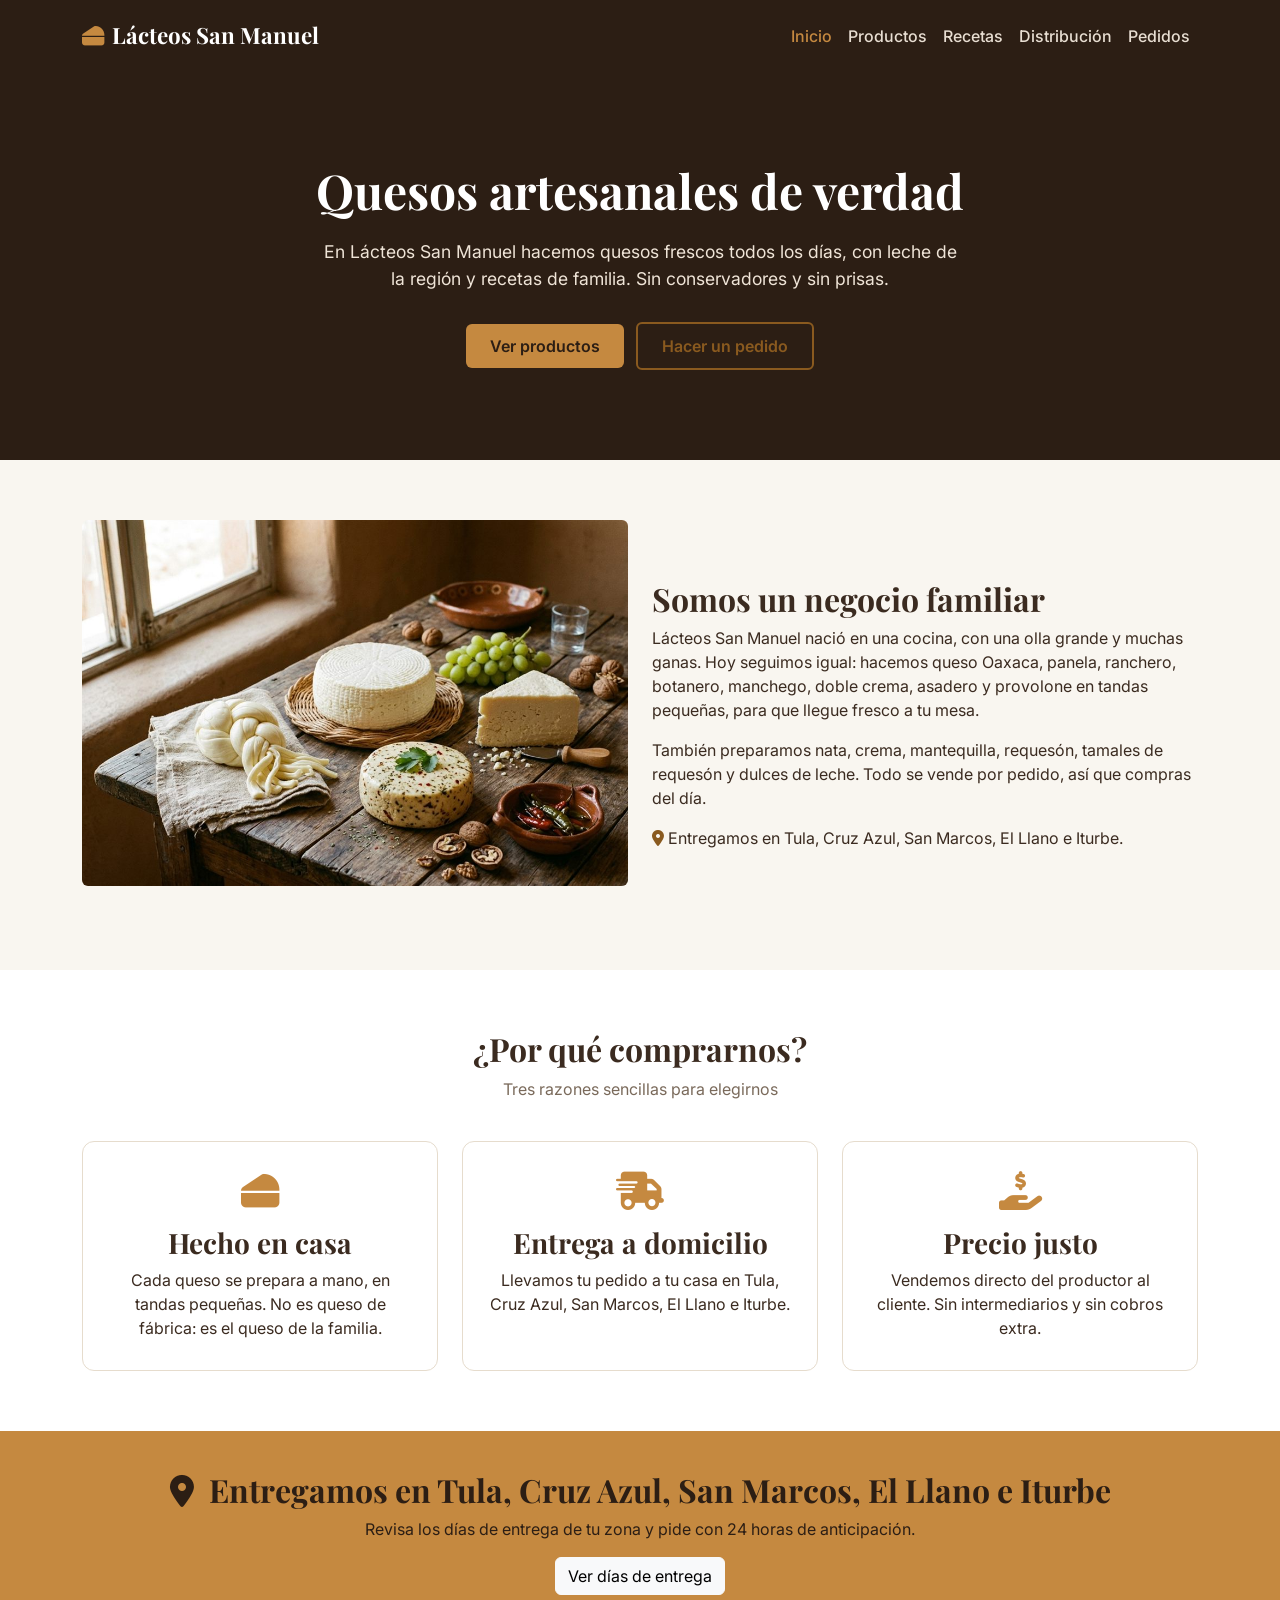
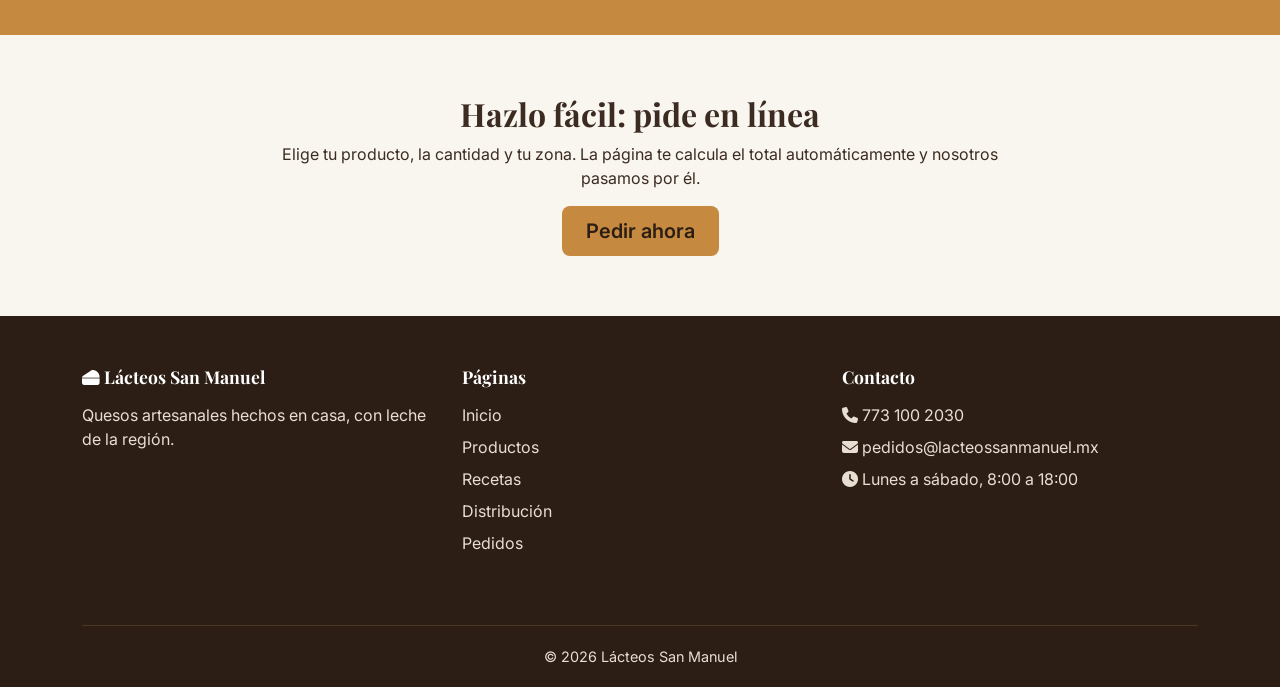
<file: index.html>
<!DOCTYPE html>
<html lang="es">
<head>
  <meta charset="UTF-8">
  <meta name="viewport" content="width=device-width, initial-scale=1.0">
  <title>Lácteos San Manuel | Quesos artesanales</title>
  <meta name="description" content="Quesos artesanales hechos en casa. Entregamos en Tula, Cruz Azul, San Marcos, El Llano e Iturbe.">

  <link href="https://cdn.jsdelivr.net/npm/bootstrap@5.3.3/dist/css/bootstrap.min.css" rel="stylesheet">

  <link rel="stylesheet" href="https://cdnjs.cloudflare.com/ajax/libs/font-awesome/6.5.2/css/all.min.css">

  <link rel="preconnect" href="https://fonts.googleapis.com">
  <link rel="preconnect" href="https://fonts.gstatic.com" crossorigin>
  <link href="https://fonts.googleapis.com/css2?family=Inter:wght@400;500;600&family=Playfair+Display:wght@600;700&display=swap" rel="stylesheet">

  <link rel="stylesheet" href="css/styles.css">
</head>
<body>

  <header>
    <nav class="navbar navbar-expand-lg navbar-dark navbar-cafe">
      <div class="container">

        <a class="navbar-brand d-flex align-items-center gap-2" href="index.html">
          <i class="fa-solid fa-cheese"></i> Lácteos San Manuel
        </a>

        <button class="navbar-toggler" type="button" data-bs-toggle="collapse" data-bs-target="#menuPrincipal" aria-label="Abrir menú">
          <span class="navbar-toggler-icon"></span>
        </button>

        <div class="collapse navbar-collapse" id="menuPrincipal">
          <ul class="navbar-nav ms-auto">
            <li class="nav-item">
              <a class="nav-link active" href="index.html">Inicio</a>
            </li>
            <li class="nav-item">
              <a class="nav-link" href="productos.html">Productos</a>
            </li>
            <li class="nav-item">
              <a class="nav-link" href="recetas.html">Recetas</a>
            </li>
            <li class="nav-item">
              <a class="nav-link" href="distribucion.html">Distribución</a>
            </li>
            <li class="nav-item">
              <a class="nav-link" href="pedidos.html">Pedidos</a>
            </li>
          </ul>
        </div>

      </div>
    </nav>
  </header>

  <main>

    <section class="hero">
      <div class="container">
        <h1>Quesos artesanales de verdad</h1>
        <p>
          En Lácteos San Manuel hacemos quesos frescos todos los días, con leche de
          la región y recetas de familia. Sin conservadores y sin prisas.
        </p>
        <a href="productos.html" class="btn btn-miel me-2">Ver productos</a>
        <a href="pedidos.html" class="btn btn-contorno">Hacer un pedido</a>
      </div>
    </section>

    <section class="seccion">
      <div class="container">
        <div class="row align-items-center">

          <div class="col-12 col-md-6 mb-4">
            <img src="img/inicio-quesos.jpg"
                 alt="Mesa de madera con quesos artesanales de Lácteos San Manuel"
                 class="img-fluid rounded">
          </div>

          <div class="col-12 col-md-6">
            <h2>Somos un negocio familiar</h2>
            <p>
              Lácteos San Manuel nació en una cocina, con una olla grande y muchas
              ganas. Hoy seguimos igual: hacemos queso Oaxaca, panela, ranchero,
              botanero, manchego, doble crema, asadero y provolone en tandas pequeñas,
              para que llegue fresco a tu mesa.
            </p>
            <p>
              También preparamos nata, crema, mantequilla, requesón, tamales de requesón
              y dulces de leche. Todo se vende por pedido, así que compras del día.
            </p>
            <p class="mb-0">
              <i class="fa-solid fa-location-dot" style="color:#8A5A1F;"></i>
              Entregamos en Tula, Cruz Azul, San Marcos, El Llano e Iturbe.
            </p>
          </div>

        </div>
      </div>
    </section>

    <section class="seccion seccion-blanca">
      <div class="container">
        <h2 class="text-center titulo-seccion">¿Por qué comprarnos?</h2>
        <p class="text-center subtitulo-seccion">Tres razones sencillas para elegirnos</p>

        <div class="row g-4">

          <div class="col-12 col-md-6 col-lg-4">
            <article class="beneficio text-center">
              <i class="fa-solid fa-cheese"></i>
              <h3>Hecho en casa</h3>
              <p class="mb-0">
                Cada queso se prepara a mano, en tandas pequeñas. No es queso de
                fábrica: es el queso de la familia.
              </p>
            </article>
          </div>

          <div class="col-12 col-md-6 col-lg-4">
            <article class="beneficio text-center">
              <i class="fa-solid fa-truck-fast"></i>
              <h3>Entrega a domicilio</h3>
              <p class="mb-0">
                Llevamos tu pedido a tu casa en Tula, Cruz Azul, San Marcos, El Llano
                e Iturbe.
              </p>
            </article>
          </div>

          <div class="col-12 col-md-6 col-lg-4">
            <article class="beneficio text-center">
              <i class="fa-solid fa-hand-holding-dollar"></i>
              <h3>Precio justo</h3>
              <p class="mb-0">
                Vendemos directo del productor al cliente. Sin intermediarios y sin
                cobros extra.
              </p>
            </article>
          </div>

        </div>
      </div>
    </section>

    <section class="banda-zonas">
      <div class="container">
        <h2>
          <i class="fa-solid fa-location-dot"></i>
          Entregamos en Tula, Cruz Azul, San Marcos, El Llano e Iturbe
        </h2>
        <p class="mb-3">Revisa los días de entrega de tu zona y pide con 24 horas de anticipación.</p>
        <a href="distribucion.html" class="btn btn-light">Ver días de entrega</a>
      </div>
    </section>

    <section class="seccion">
      <div class="container">
        <div class="row">
          <div class="col-12 col-lg-8 mx-auto text-center">
            <h2>Hazlo fácil: pide en línea</h2>
            <p>
              Elige tu producto, la cantidad y tu zona. La página te calcula el total
              automáticamente y nosotros pasamos por él.
            </p>
            <a href="pedidos.html" class="btn btn-miel btn-lg">Pedir ahora</a>
          </div>
        </div>
      </div>
    </section>

  </main>

  <footer class="footer">
    <div class="container">
      <div class="row">

        <div class="col-12 col-md-4 mb-4">
          <h2><i class="fa-solid fa-cheese"></i> Lácteos San Manuel</h2>
          <p class="mb-0">
            Quesos artesanales hechos en casa, con leche de la región.
          </p>
        </div>

        <div class="col-12 col-md-4 mb-4">
          <h2>Páginas</h2>
          <ul>
            <li><a href="index.html">Inicio</a></li>
            <li><a href="productos.html">Productos</a></li>
            <li><a href="recetas.html">Recetas</a></li>
            <li><a href="distribucion.html">Distribución</a></li>
            <li><a href="pedidos.html">Pedidos</a></li>
          </ul>
        </div>

        <div class="col-12 col-md-4 mb-4">
          <h2>Contacto</h2>
          <ul>
            <li><i class="fa-solid fa-phone"></i> 773 100 2030</li>
            <li><i class="fa-solid fa-envelope"></i> pedidos@lacteossanmanuel.mx</li>
            <li><i class="fa-solid fa-clock"></i> Lunes a sábado, 8:00 a 18:00</li>
          </ul>
        </div>

      </div>

      <div class="footer-linea">
        <p class="mb-0">© 2026 Lácteos San Manuel</p>
      </div>
    </div>
  </footer>

  <script src="https://cdn.jsdelivr.net/npm/bootstrap@5.3.3/dist/js/bootstrap.bundle.min.js"></script>
</body>
</html>
</file>
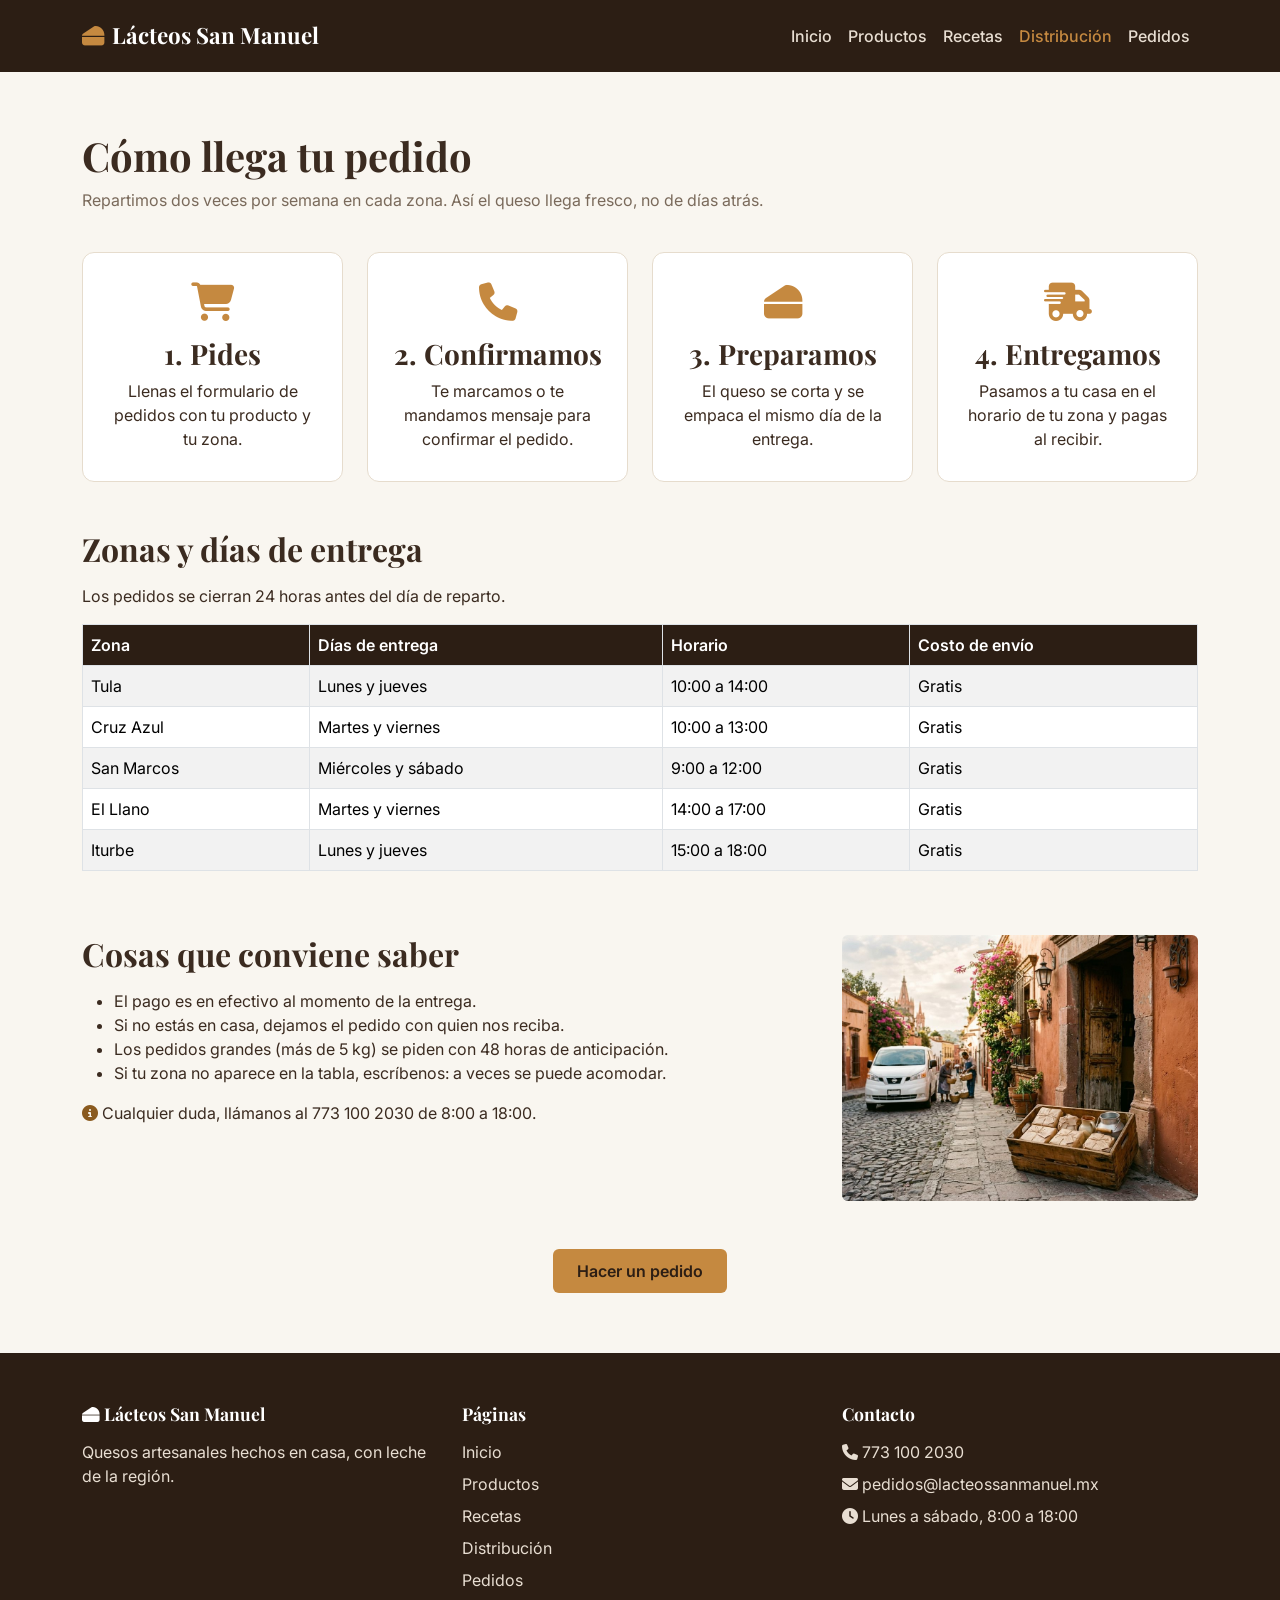
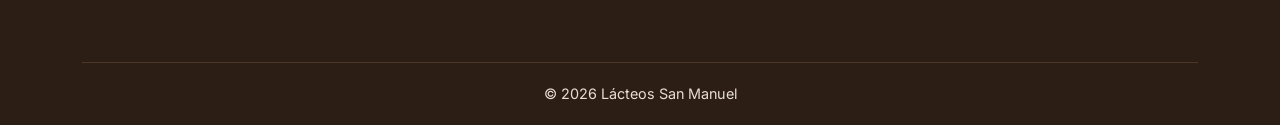
<file: distribucion.html>
<!DOCTYPE html>
<html lang="es">
<head>
  <meta charset="UTF-8">
  <meta name="viewport" content="width=device-width, initial-scale=1.0">
  <title>Distribución | Lácteos San Manuel</title>
  <meta name="description" content="Días de entrega y zonas de reparto de Lácteos San Manuel: Tula, Cruz Azul, San Marcos, El Llano e Iturbe.">

  <link href="https://cdn.jsdelivr.net/npm/bootstrap@5.3.3/dist/css/bootstrap.min.css" rel="stylesheet">

  <link rel="stylesheet" href="https://cdnjs.cloudflare.com/ajax/libs/font-awesome/6.5.2/css/all.min.css">

  <link rel="preconnect" href="https://fonts.googleapis.com">
  <link rel="preconnect" href="https://fonts.gstatic.com" crossorigin>
  <link href="https://fonts.googleapis.com/css2?family=Inter:wght@400;500;600&family=Playfair+Display:wght@600;700&display=swap" rel="stylesheet">

  <link rel="stylesheet" href="css/styles.css">
</head>
<body>

  <header>
    <nav class="navbar navbar-expand-lg navbar-dark navbar-cafe">
      <div class="container">

        <a class="navbar-brand d-flex align-items-center gap-2" href="index.html">
          <i class="fa-solid fa-cheese"></i> Lácteos San Manuel
        </a>

        <button class="navbar-toggler" type="button" data-bs-toggle="collapse" data-bs-target="#menuPrincipal" aria-label="Abrir menú">
          <span class="navbar-toggler-icon"></span>
        </button>

        <div class="collapse navbar-collapse" id="menuPrincipal">
          <ul class="navbar-nav ms-auto">
            <li class="nav-item">
              <a class="nav-link" href="index.html">Inicio</a>
            </li>
            <li class="nav-item">
              <a class="nav-link" href="productos.html">Productos</a>
            </li>
            <li class="nav-item">
              <a class="nav-link" href="recetas.html">Recetas</a>
            </li>
            <li class="nav-item">
              <a class="nav-link active" href="distribucion.html">Distribución</a>
            </li>
            <li class="nav-item">
              <a class="nav-link" href="pedidos.html">Pedidos</a>
            </li>
          </ul>
        </div>

      </div>
    </nav>
  </header>

  <main>

    <section class="seccion">
      <div class="container">

        <h1 class="titulo-seccion">Cómo llega tu pedido</h1>
        <p class="subtitulo-seccion">
          Repartimos dos veces por semana en cada zona. Así el queso llega fresco, no de días atrás.
        </p>

        <div class="row g-4 mb-5">

          <div class="col-12 col-md-6 col-lg-3">
            <article class="beneficio text-center">
              <i class="fa-solid fa-cart-shopping"></i>
              <h3>1. Pides</h3>
              <p class="mb-0">Llenas el formulario de pedidos con tu producto y tu zona.</p>
            </article>
          </div>

          <div class="col-12 col-md-6 col-lg-3">
            <article class="beneficio text-center">
              <i class="fa-solid fa-phone"></i>
              <h3>2. Confirmamos</h3>
              <p class="mb-0">Te marcamos o te mandamos mensaje para confirmar el pedido.</p>
            </article>
          </div>

          <div class="col-12 col-md-6 col-lg-3">
            <article class="beneficio text-center">
              <i class="fa-solid fa-cheese"></i>
              <h3>3. Preparamos</h3>
              <p class="mb-0">El queso se corta y se empaca el mismo día de la entrega.</p>
            </article>
          </div>

          <div class="col-12 col-md-6 col-lg-3">
            <article class="beneficio text-center">
              <i class="fa-solid fa-truck-fast"></i>
              <h3>4. Entregamos</h3>
              <p class="mb-0">Pasamos a tu casa en el horario de tu zona y pagas al recibir.</p>
            </article>
          </div>

        </div>

        <h2 class="mb-3">Zonas y días de entrega</h2>
        <p>Los pedidos se cierran 24 horas antes del día de reparto.</p>

        <div class="table-responsive">
          <table class="table table-striped table-bordered align-middle tabla-zonas">
            <thead>
              <tr>
                <th>Zona</th>
                <th>Días de entrega</th>
                <th>Horario</th>
                <th>Costo de envío</th>
              </tr>
            </thead>
            <tbody>
              <tr>
                <td>Tula</td>
                <td>Lunes y jueves</td>
                <td>10:00 a 14:00</td>
                <td>Gratis</td>
              </tr>
              <tr>
                <td>Cruz Azul</td>
                <td>Martes y viernes</td>
                <td>10:00 a 13:00</td>
                <td>Gratis</td>
              </tr>
              <tr>
                <td>San Marcos</td>
                <td>Miércoles y sábado</td>
                <td>9:00 a 12:00</td>
                <td>Gratis</td>
              </tr>
              <tr>
                <td>El Llano</td>
                <td>Martes y viernes</td>
                <td>14:00 a 17:00</td>
                <td>Gratis</td>
              </tr>
              <tr>
                <td>Iturbe</td>
                <td>Lunes y jueves</td>
                <td>15:00 a 18:00</td>
                <td>Gratis</td>
              </tr>
            </tbody>
          </table>
        </div>

        <div class="row mt-5">
          <div class="col-12 col-lg-8">
            <h2 class="mb-3">Cosas que conviene saber</h2>
            <ul>
              <li>El pago es en efectivo al momento de la entrega.</li>
              <li>Si no estás en casa, dejamos el pedido con quien nos reciba.</li>
              <li>Los pedidos grandes (más de 5 kg) se piden con 48 horas de anticipación.</li>
              <li>Si tu zona no aparece en la tabla, escríbenos: a veces se puede acomodar.</li>
            </ul>
            <p class="mb-0">
              <i class="fa-solid fa-circle-info" style="color:#8A5A1F;"></i>
              Cualquier duda, llámanos al 773 100 2030 de 8:00 a 18:00.
            </p>
          </div>

          <div class="col-12 col-lg-4">
            <img src="img/distribucion-reparto.jpg"
                 alt="Camioneta de reparto de Lácteos San Manuel entregando quesos"
                 class="img-fluid rounded">
          </div>
        </div>

        <div class="row mt-5">
          <div class="col-12 text-center">
            <a href="pedidos.html" class="btn btn-miel">Hacer un pedido</a>
          </div>
        </div>

      </div>
    </section>

  </main>

  <footer class="footer">
    <div class="container">
      <div class="row">

        <div class="col-12 col-md-4 mb-4">
          <h2><i class="fa-solid fa-cheese"></i> Lácteos San Manuel</h2>
          <p class="mb-0">
            Quesos artesanales hechos en casa, con leche de la región.
          </p>
        </div>

        <div class="col-12 col-md-4 mb-4">
          <h2>Páginas</h2>
          <ul>
            <li><a href="index.html">Inicio</a></li>
            <li><a href="productos.html">Productos</a></li>
            <li><a href="recetas.html">Recetas</a></li>
            <li><a href="distribucion.html">Distribución</a></li>
            <li><a href="pedidos.html">Pedidos</a></li>
          </ul>
        </div>

        <div class="col-12 col-md-4 mb-4">
          <h2>Contacto</h2>
          <ul>
            <li><i class="fa-solid fa-phone"></i> 773 100 2030</li>
            <li><i class="fa-solid fa-envelope"></i> pedidos@lacteossanmanuel.mx</li>
            <li><i class="fa-solid fa-clock"></i> Lunes a sábado, 8:00 a 18:00</li>
          </ul>
        </div>

      </div>

      <div class="footer-linea">
        <p class="mb-0">© 2026 Lácteos San Manuel</p>
      </div>
    </div>
  </footer>

  <script src="https://cdn.jsdelivr.net/npm/bootstrap@5.3.3/dist/js/bootstrap.bundle.min.js"></script>
</body>
</html>
</file>
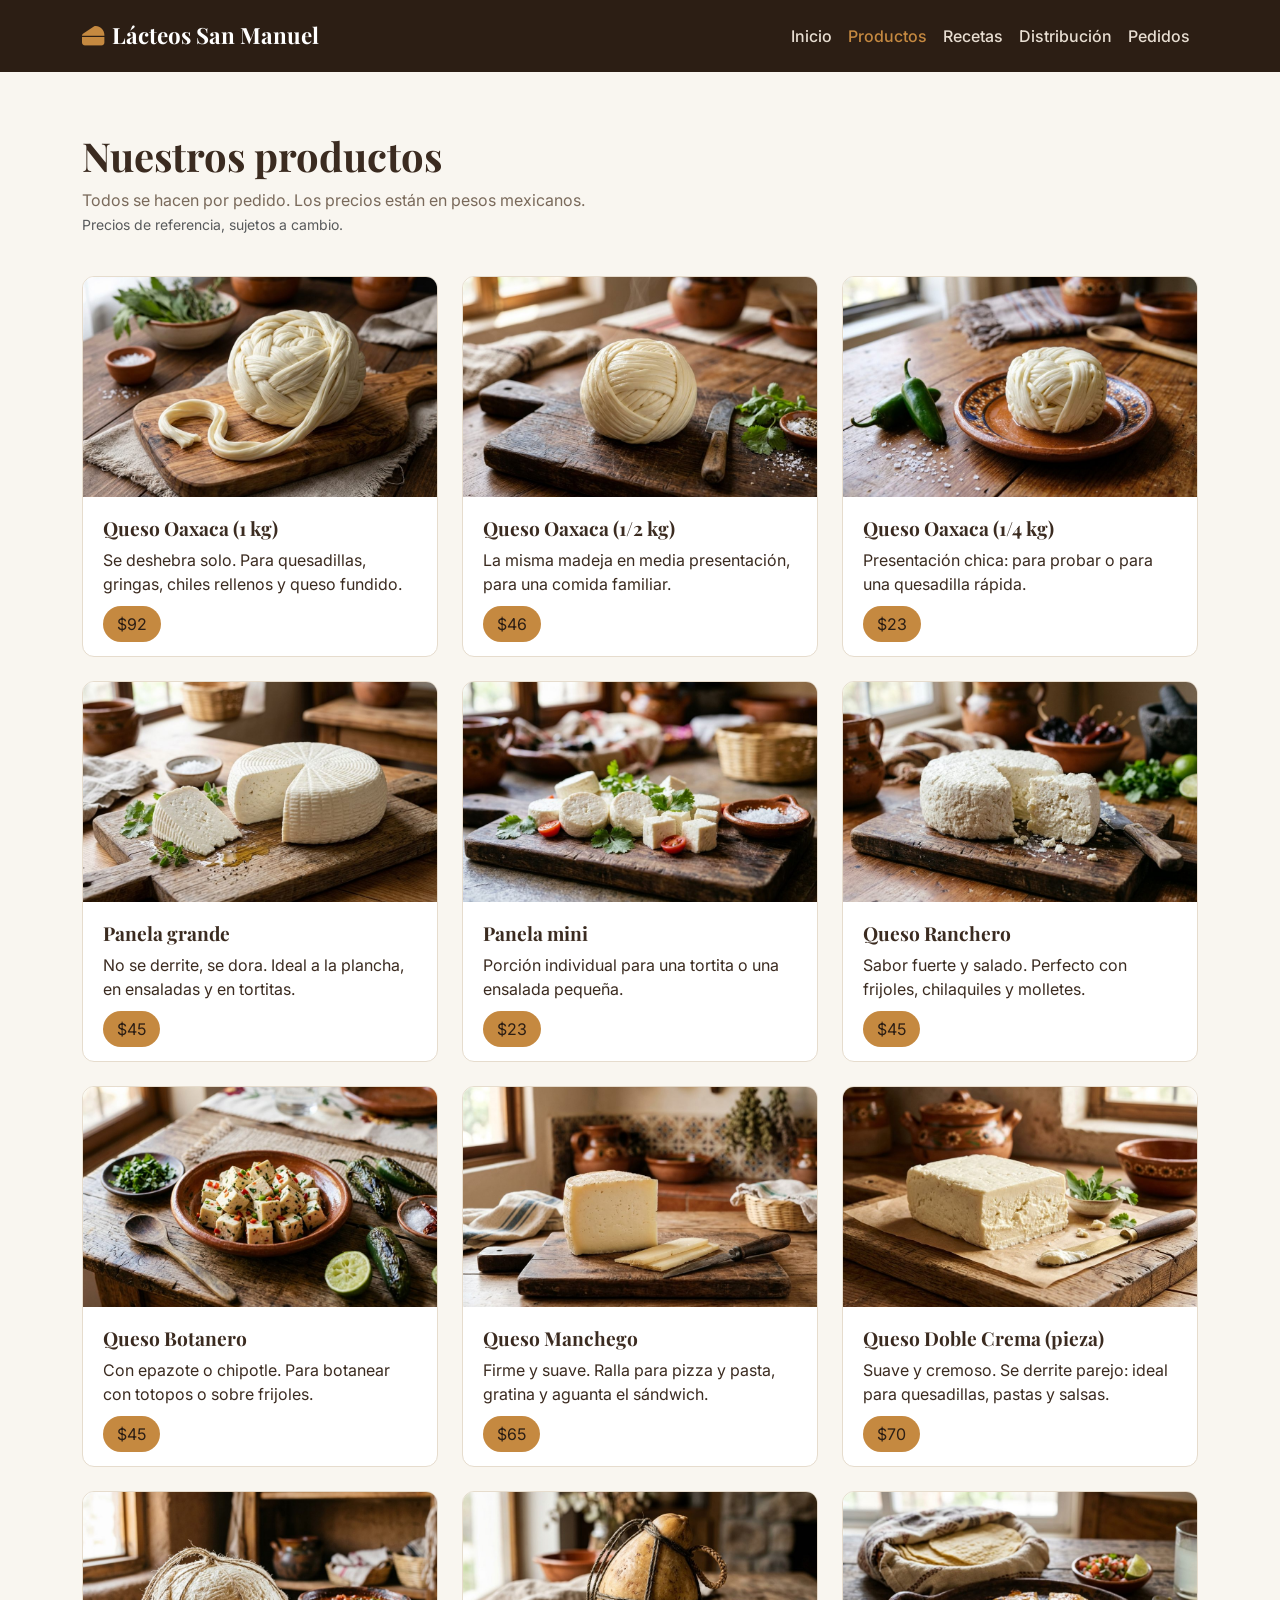
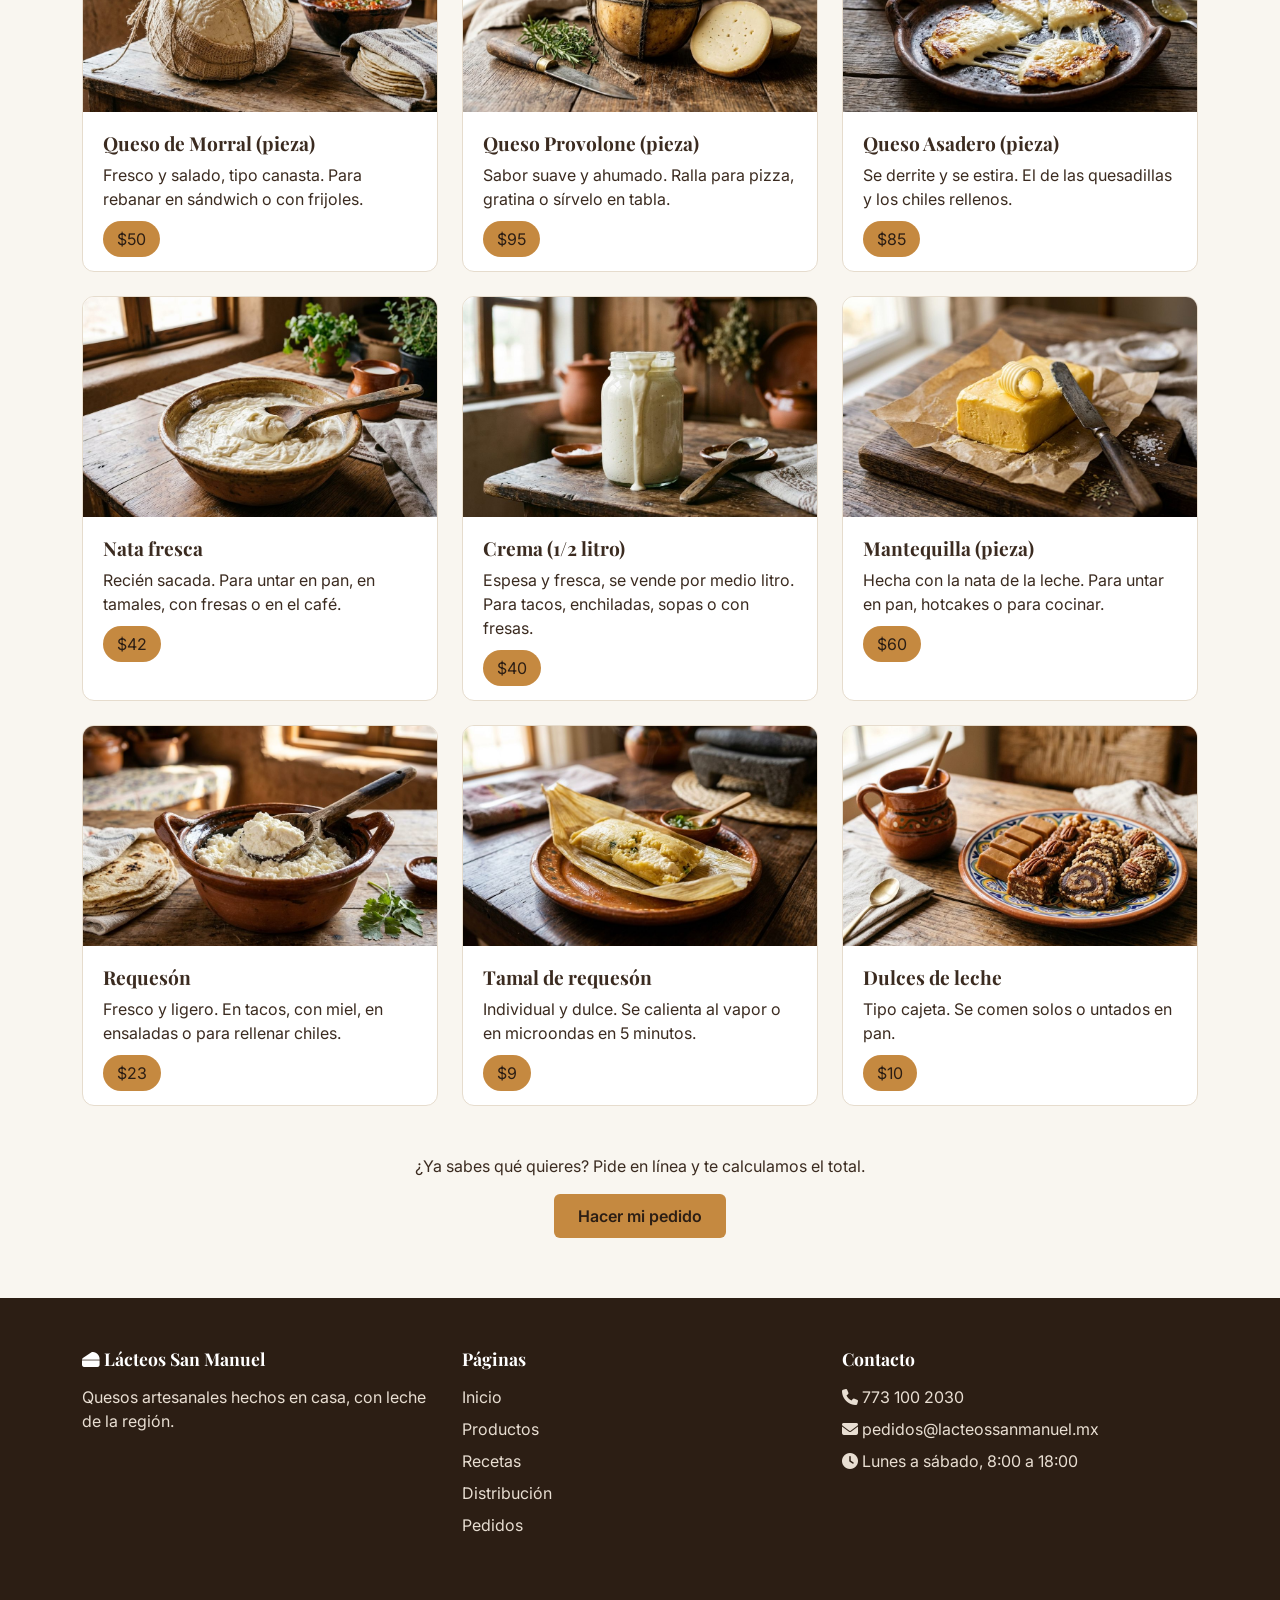
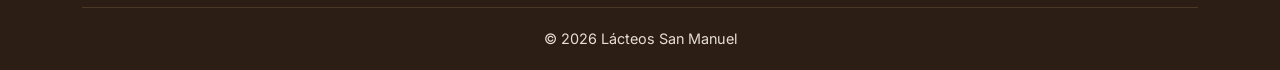
<file: productos.html>
<!DOCTYPE html>
<html lang="es">
<head>
  <meta charset="UTF-8">
  <meta name="viewport" content="width=device-width, initial-scale=1.0">
  <title>Productos | Lácteos San Manuel</title>
  <meta name="description" content="Catálogo de quesos artesanales y productos lácteos de Lácteos San Manuel.">

  <link href="https://cdn.jsdelivr.net/npm/bootstrap@5.3.3/dist/css/bootstrap.min.css" rel="stylesheet">

  <link rel="stylesheet" href="https://cdnjs.cloudflare.com/ajax/libs/font-awesome/6.5.2/css/all.min.css">

  <link rel="preconnect" href="https://fonts.googleapis.com">
  <link rel="preconnect" href="https://fonts.gstatic.com" crossorigin>
  <link href="https://fonts.googleapis.com/css2?family=Inter:wght@400;500;600&family=Playfair+Display:wght@600;700&display=swap" rel="stylesheet">

  <link rel="stylesheet" href="css/styles.css">
</head>
<body>

  <header>
    <nav class="navbar navbar-expand-lg navbar-dark navbar-cafe">
      <div class="container">

        <a class="navbar-brand d-flex align-items-center gap-2" href="index.html">
          <i class="fa-solid fa-cheese"></i> Lácteos San Manuel
        </a>

        <button class="navbar-toggler" type="button" data-bs-toggle="collapse" data-bs-target="#menuPrincipal" aria-label="Abrir menú">
          <span class="navbar-toggler-icon"></span>
        </button>

        <div class="collapse navbar-collapse" id="menuPrincipal">
          <ul class="navbar-nav ms-auto">
            <li class="nav-item">
              <a class="nav-link" href="index.html">Inicio</a>
            </li>
            <li class="nav-item">
              <a class="nav-link active" href="productos.html">Productos</a>
            </li>
            <li class="nav-item">
              <a class="nav-link" href="recetas.html">Recetas</a>
            </li>
            <li class="nav-item">
              <a class="nav-link" href="distribucion.html">Distribución</a>
            </li>
            <li class="nav-item">
              <a class="nav-link" href="pedidos.html">Pedidos</a>
            </li>
          </ul>
        </div>

      </div>
    </nav>
  </header>

  <main>

    <section class="seccion">
      <div class="container">

        <h1 class="titulo-seccion">Nuestros productos</h1>
        <p class="subtitulo-seccion">
          Todos se hacen por pedido. Los precios están en pesos mexicanos.<br>
          <span class="small text-muted">Precios de referencia, sujetos a cambio.</span>
        </p>

        <div class="row g-4">

          <div class="col-12 col-md-6 col-lg-4">
            <article class="card-producto">
              <img src="img/queso-oaxaca.jpg"
                   alt="Queso Oaxaca artesanal en madeja de un kilo">
              <div class="card-body">
                <h3>Queso Oaxaca (1 kg)</h3>
                <p class="mb-3">Se deshebra solo. Para quesadillas, gringas, chiles rellenos y queso fundido.</p>
                <span class="badge-precio">$92</span>
              </div>
            </article>
          </div>

          <div class="col-12 col-md-6 col-lg-4">
            <article class="card-producto">
              <img src="img/queso-oaxaca-medio.jpg"
                   alt="Medio kilo de queso Oaxaca artesanal">
              <div class="card-body">
                <h3>Queso Oaxaca (1/2 kg)</h3>
                <p class="mb-3">La misma madeja en media presentación, para una comida familiar.</p>
                <span class="badge-precio">$46</span>
              </div>
            </article>
          </div>

          <div class="col-12 col-md-6 col-lg-4">
            <article class="card-producto">
              <img src="img/queso-oaxaca-cuarto.jpg"
                   alt="Cuarto de kilo de queso Oaxaca artesanal">
              <div class="card-body">
                <h3>Queso Oaxaca (1/4 kg)</h3>
                <p class="mb-3">Presentación chica: para probar o para una quesadilla rápida.</p>
                <span class="badge-precio">$23</span>
              </div>
            </article>
          </div>

          <div class="col-12 col-md-6 col-lg-4">
            <article class="card-producto">
              <img src="img/panela-grande.jpg"
                   alt="Queso panela grande artesanal">
              <div class="card-body">
                <h3>Panela grande</h3>
                <p class="mb-3">No se derrite, se dora. Ideal a la plancha, en ensaladas y en tortitas.</p>
                <span class="badge-precio">$45</span>
              </div>
            </article>
          </div>

          <div class="col-12 col-md-6 col-lg-4">
            <article class="card-producto">
              <img src="img/panela-mini.jpg"
                   alt="Queso panela mini artesanal">
              <div class="card-body">
                <h3>Panela mini</h3>
                <p class="mb-3">Porción individual para una tortita o una ensalada pequeña.</p>
                <span class="badge-precio">$23</span>
              </div>
            </article>
          </div>

          <div class="col-12 col-md-6 col-lg-4">
            <article class="card-producto">
              <img src="img/queso-ranchero.jpg"
                   alt="Queso ranchero artesanal en trozo">
              <div class="card-body">
                <h3>Queso Ranchero</h3>
                <p class="mb-3">Sabor fuerte y salado. Perfecto con frijoles, chilaquiles y molletes.</p>
                <span class="badge-precio">$45</span>
              </div>
            </article>
          </div>

          <div class="col-12 col-md-6 col-lg-4">
            <article class="card-producto">
              <img src="img/queso-botanero.jpg"
                   alt="Queso botanero con epazote y chipotle">
              <div class="card-body">
                <h3>Queso Botanero</h3>
                <p class="mb-3">Con epazote o chipotle. Para botanear con totopos o sobre frijoles.</p>
                <span class="badge-precio">$45</span>
              </div>
            </article>
          </div>

          <div class="col-12 col-md-6 col-lg-4">
            <article class="card-producto">
              <img src="img/queso-manchego.jpg"
                   alt="Queso manchego artesanal en rebanadas">
              <div class="card-body">
                <h3>Queso Manchego</h3>
                <p class="mb-3">Firme y suave. Ralla para pizza y pasta, gratina y aguanta el sándwich.</p>
                <span class="badge-precio">$65</span>
              </div>
            </article>
          </div>

          <div class="col-12 col-md-6 col-lg-4">
            <article class="card-producto">
              <img src="img/queso-doble-crema.jpg"
                   alt="Queso doble crema artesanal en trozo">
              <div class="card-body">
                <h3>Queso Doble Crema (pieza)</h3>
                <p class="mb-3">Suave y cremoso. Se derrite parejo: ideal para quesadillas, pastas y salsas.</p>
                <span class="badge-precio">$70</span>
              </div>
            </article>
          </div>

          <div class="col-12 col-md-6 col-lg-4">
            <article class="card-producto">
              <img src="img/queso-morral.jpg"
                   alt="Queso de morral fresco envuelto en manta">
              <div class="card-body">
                <h3>Queso de Morral (pieza)</h3>
                <p class="mb-3">Fresco y salado, tipo canasta. Para rebanar en sándwich o con frijoles.</p>
                <span class="badge-precio">$50</span>
              </div>
            </article>
          </div>

          <div class="col-12 col-md-6 col-lg-4">
            <article class="card-producto">
              <img src="img/queso-provolone.jpg"
                   alt="Queso provolone ahumado en trozo">
              <div class="card-body">
                <h3>Queso Provolone (pieza)</h3>
                <p class="mb-3">Sabor suave y ahumado. Ralla para pizza, gratina o sírvelo en tabla.</p>
                <span class="badge-precio">$95</span>
              </div>
            </article>
          </div>

          <div class="col-12 col-md-6 col-lg-4">
            <article class="card-producto">
              <img src="img/queso-asadero.jpg"
                   alt="Queso asadero que se estira al fundirse">
              <div class="card-body">
                <h3>Queso Asadero (pieza)</h3>
                <p class="mb-3">Se derrite y se estira. El de las quesadillas y los chiles rellenos.</p>
                <span class="badge-precio">$85</span>
              </div>
            </article>
          </div>

          <div class="col-12 col-md-6 col-lg-4">
            <article class="card-producto">
              <img src="img/nata-fresca.jpg"
                   alt="Frasco de nata fresca artesanal">
              <div class="card-body">
                <h3>Nata fresca</h3>
                <p class="mb-3">Recién sacada. Para untar en pan, en tamales, con fresas o en el café.</p>
                <span class="badge-precio">$42</span>
              </div>
            </article>
          </div>

          <div class="col-12 col-md-6 col-lg-4">
            <article class="card-producto">
              <img src="img/crema.jpg"
                   alt="Frasco de crema fresca artesanal espesa">
              <div class="card-body">
                <h3>Crema (1/2 litro)</h3>
                <p class="mb-3">Espesa y fresca, se vende por medio litro. Para tacos, enchiladas, sopas o con fresas.</p>
                <span class="badge-precio">$40</span>
              </div>
            </article>
          </div>

          <div class="col-12 col-md-6 col-lg-4">
            <article class="card-producto">
              <img src="img/mantequilla.jpg"
                   alt="Bloque de mantequilla artesanal">
              <div class="card-body">
                <h3>Mantequilla (pieza)</h3>
                <p class="mb-3">Hecha con la nata de la leche. Para untar en pan, hotcakes o para cocinar.</p>
                <span class="badge-precio">$60</span>
              </div>
            </article>
          </div>

          <div class="col-12 col-md-6 col-lg-4">
            <article class="card-producto">
              <img src="img/requeson.jpg"
                   alt="Requesón artesanal en recipiente">
              <div class="card-body">
                <h3>Requesón</h3>
                <p class="mb-3">Fresco y ligero. En tacos, con miel, en ensaladas o para rellenar chiles.</p>
                <span class="badge-precio">$23</span>
              </div>
            </article>
          </div>

          <div class="col-12 col-md-6 col-lg-4">
            <article class="card-producto">
              <img src="img/tamal-requeson.jpg"
                   alt="Tamal de requesón envuelto en hoja de maíz">
              <div class="card-body">
                <h3>Tamal de requesón</h3>
                <p class="mb-3">Individual y dulce. Se calienta al vapor o en microondas en 5 minutos.</p>
                <span class="badge-precio">$9</span>
              </div>
            </article>
          </div>

          <div class="col-12 col-md-6 col-lg-4">
            <article class="card-producto">
              <img src="img/dulces-leche.jpg"
                   alt="Dulces de leche artesanales">
              <div class="card-body">
                <h3>Dulces de leche</h3>
                <p class="mb-3">Tipo cajeta. Se comen solos o untados en pan.</p>
                <span class="badge-precio">$10</span>
              </div>
            </article>
          </div>

        </div>

        <div class="row mt-5">
          <div class="col-12 text-center">
            <p class="mb-3">¿Ya sabes qué quieres? Pide en línea y te calculamos el total.</p>
            <a href="pedidos.html" class="btn btn-miel">Hacer mi pedido</a>
          </div>
        </div>

      </div>
    </section>

  </main>

  <footer class="footer">
    <div class="container">
      <div class="row">

        <div class="col-12 col-md-4 mb-4">
          <h2><i class="fa-solid fa-cheese"></i> Lácteos San Manuel</h2>
          <p class="mb-0">
            Quesos artesanales hechos en casa, con leche de la región.
          </p>
        </div>

        <div class="col-12 col-md-4 mb-4">
          <h2>Páginas</h2>
          <ul>
            <li><a href="index.html">Inicio</a></li>
            <li><a href="productos.html">Productos</a></li>
            <li><a href="recetas.html">Recetas</a></li>
            <li><a href="distribucion.html">Distribución</a></li>
            <li><a href="pedidos.html">Pedidos</a></li>
          </ul>
        </div>

        <div class="col-12 col-md-4 mb-4">
          <h2>Contacto</h2>
          <ul>
            <li><i class="fa-solid fa-phone"></i> 773 100 2030</li>
            <li><i class="fa-solid fa-envelope"></i> pedidos@lacteossanmanuel.mx</li>
            <li><i class="fa-solid fa-clock"></i> Lunes a sábado, 8:00 a 18:00</li>
          </ul>
        </div>

      </div>

      <div class="footer-linea">
        <p class="mb-0">© 2026 Lácteos San Manuel</p>
      </div>
    </div>
  </footer>

  <script src="https://cdn.jsdelivr.net/npm/bootstrap@5.3.3/dist/js/bootstrap.bundle.min.js"></script>
</body>
</html>
</file>
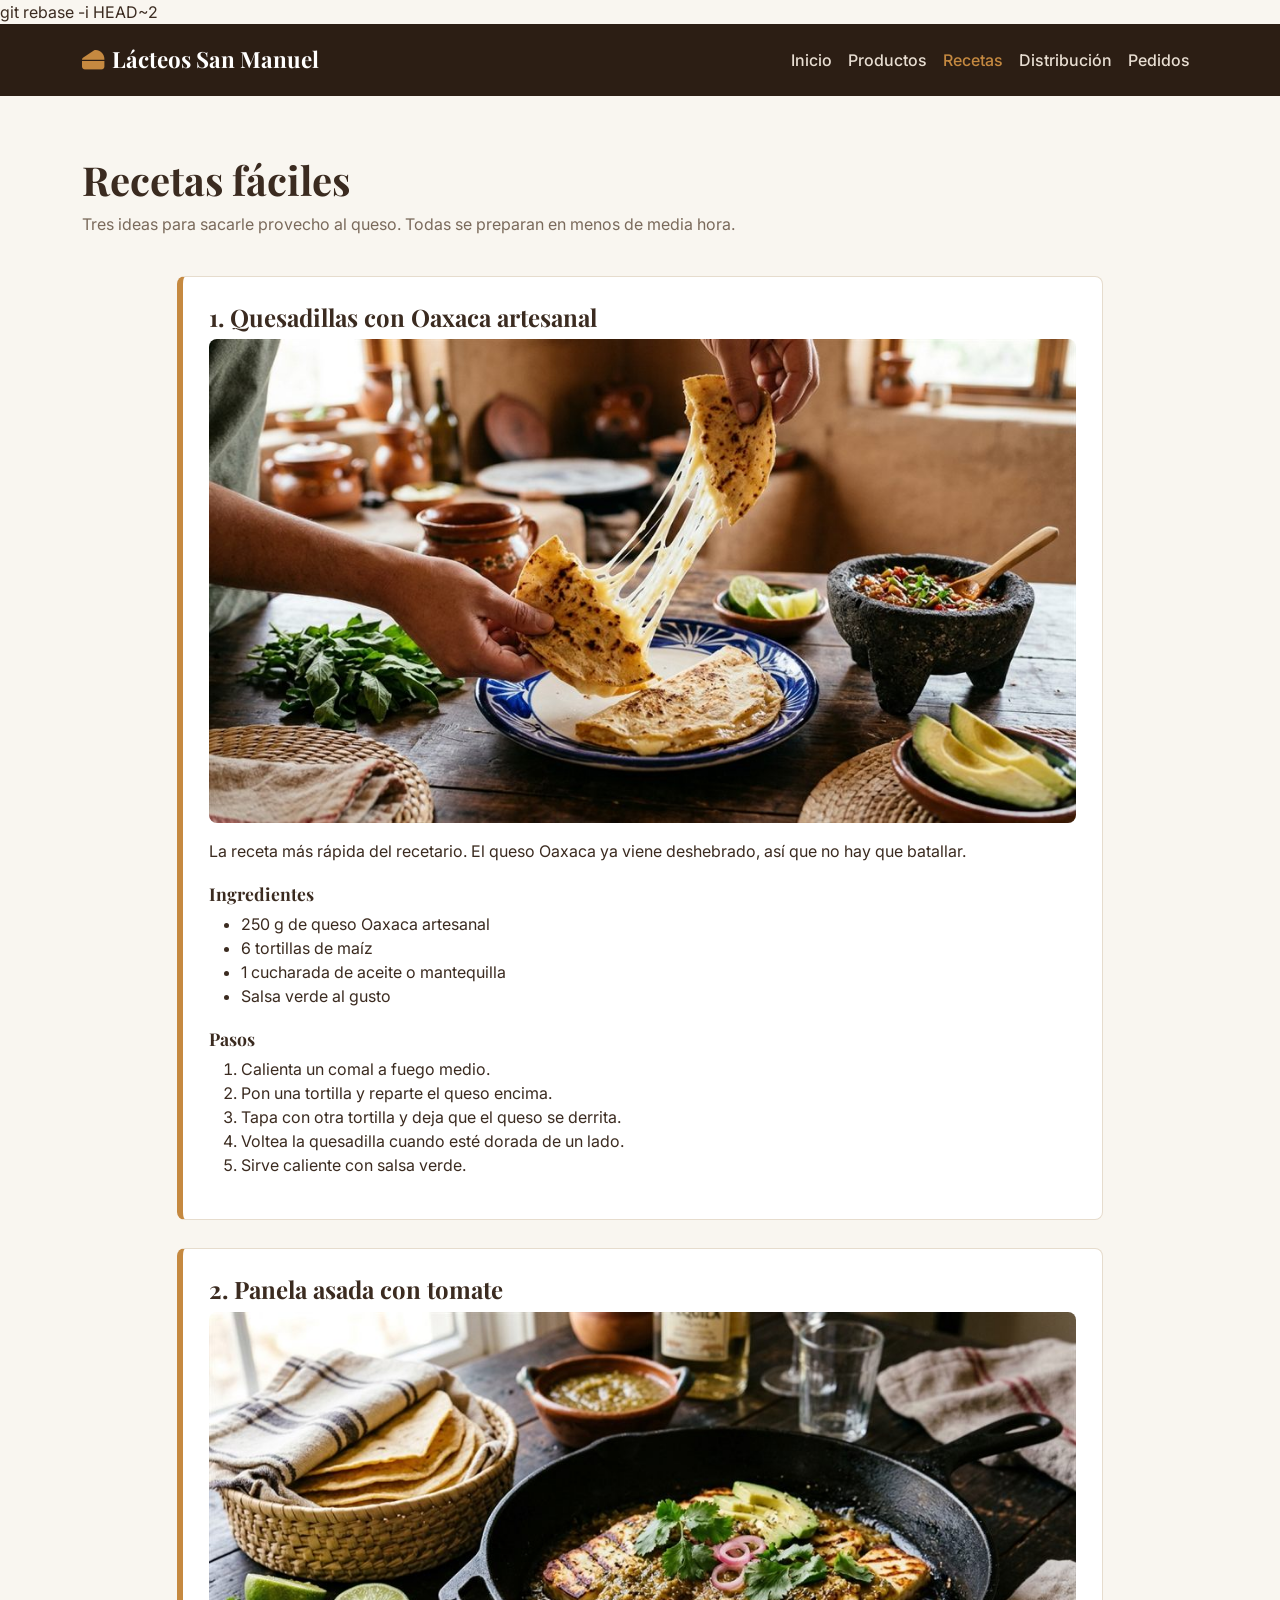
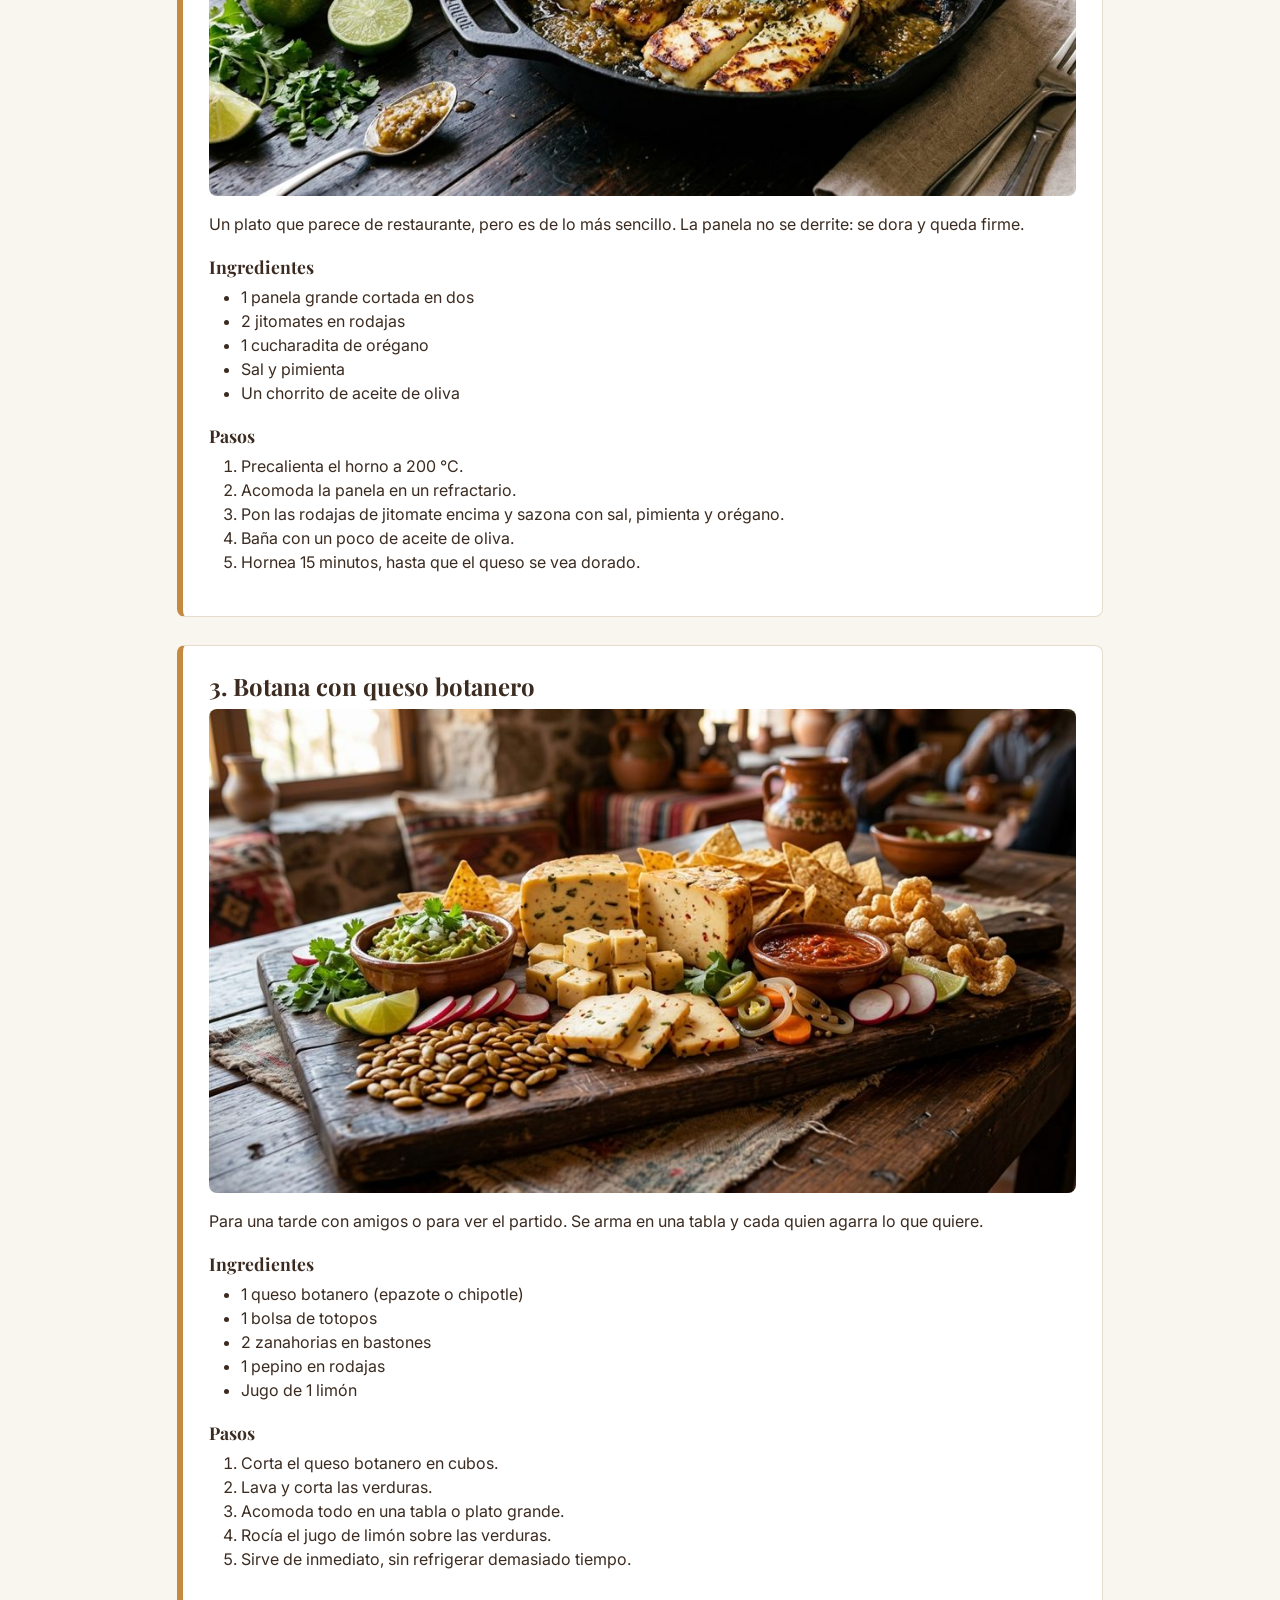
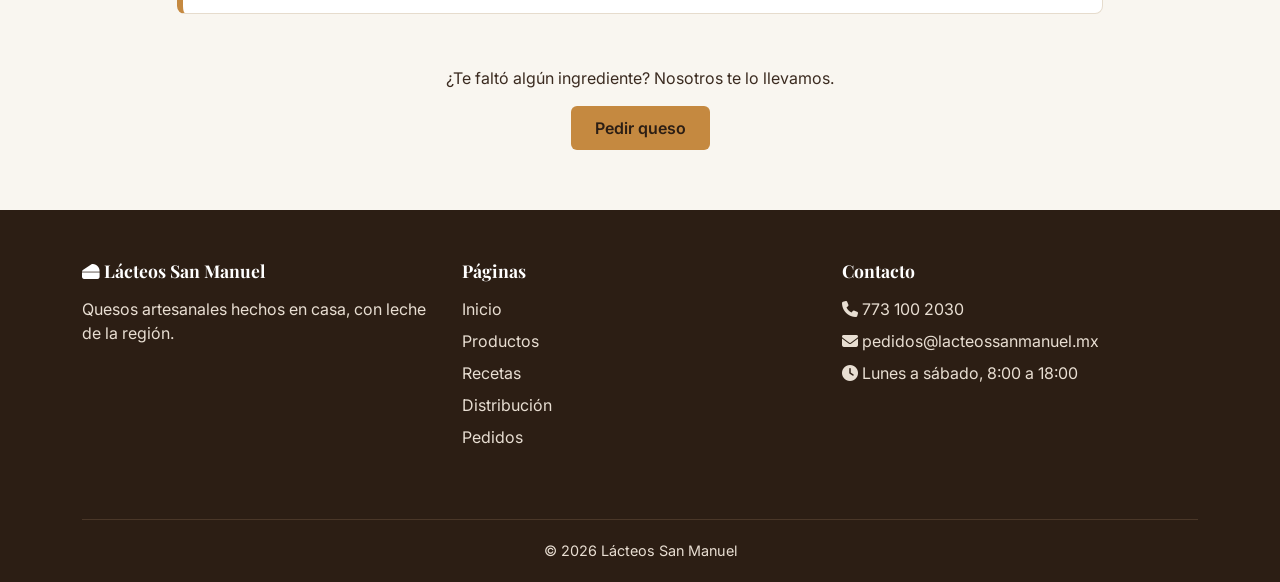
<file: recetas.html>
<!DOCTYPE html>
<html lang="es">
<head>
  <meta charset="UTF-8">
  <meta name="viewport" content="width=device-width, initial-scale=1.0">
  <title>Recetas | Lácteos San Manuel</title>
  <meta name="description" content="Tres recetas fáciles con queso Oaxaca, panela y queso botanero artesanal.">

  <link href="https://cdn.jsdelivr.net/npm/bootstrap@5.3.3/dist/css/bootstrap.min.css" rel="stylesheet">

  <link rel="stylesheet" href="https://cdnjs.cloudflare.com/ajax/libs/font-awesome/6.5.2/css/all.min.css">

  <link rel="preconnect" href="https://fonts.googleapis.com">
  <link rel="preconnect" href="https://fonts.gstatic.com" crossorigin>
  <link href="https://fonts.googleapis.com/css2?family=Inter:wght@400;500;600&family=Playfair+Display:wght@600;700&display=swap" rel="stylesheet">

  <link rel="stylesheet" href="css/styles.css">
  git rebase -i HEAD~2
</head>
<body>

  <header>
    <nav class="navbar navbar-expand-lg navbar-dark navbar-cafe">
      <div class="container">

        <a class="navbar-brand d-flex align-items-center gap-2" href="index.html">
          <i class="fa-solid fa-cheese"></i> Lácteos San Manuel
        </a>

        <button class="navbar-toggler" type="button" data-bs-toggle="collapse" data-bs-target="#menuPrincipal" aria-label="Abrir menú">
          <span class="navbar-toggler-icon"></span>
        </button>

        <div class="collapse navbar-collapse" id="menuPrincipal">
          <ul class="navbar-nav ms-auto">
            <li class="nav-item">
              <a class="nav-link" href="index.html">Inicio</a>
            </li>
            <li class="nav-item">
              <a class="nav-link" href="productos.html">Productos</a>
            </li>
            <li class="nav-item">
              <a class="nav-link active" href="recetas.html">Recetas</a>
            </li>
            <li class="nav-item">
              <a class="nav-link" href="distribucion.html">Distribución</a>
            </li>
            <li class="nav-item">
              <a class="nav-link" href="pedidos.html">Pedidos</a>
            </li>
          </ul>
        </div>

      </div>
    </nav>
  </header>

  <main>

    <section class="seccion">
      <div class="container">

        <h1 class="titulo-seccion">Recetas fáciles</h1>
        <p class="subtitulo-seccion">
          Tres ideas para sacarle provecho al queso. Todas se preparan en menos de media hora.
        </p>

        <div class="row">
          <div class="col-12 col-lg-10 mx-auto">

            <article class="receta">
              <h2>1. Quesadillas con Oaxaca artesanal</h2>
              <img src="img/receta-quesadillas.jpg"
                   alt="Quesadillas doradas con queso Oaxaca derretido"
                   class="img-fluid">
              <p>
                La receta más rápida del recetario. El queso Oaxaca ya viene deshebrado,
                así que no hay que batallar.
              </p>

              <h3>Ingredientes</h3>
              <ul>
                <li>250 g de queso Oaxaca artesanal</li>
                <li>6 tortillas de maíz</li>
                <li>1 cucharada de aceite o mantequilla</li>
                <li>Salsa verde al gusto</li>
              </ul>

              <h3>Pasos</h3>
              <ol>
                <li>Calienta un comal a fuego medio.</li>
                <li>Pon una tortilla y reparte el queso encima.</li>
                <li>Tapa con otra tortilla y deja que el queso se derrita.</li>
                <li>Voltea la quesadilla cuando esté dorada de un lado.</li>
                <li>Sirve caliente con salsa verde.</li>
              </ol>
            </article>

            <article class="receta">
              <h2>2. Panela asada con tomate</h2>
              <img src="img/receta-panela-asada.jpg"
                   alt="Queso panela asado con rodajas de tomate y orégano"
                   class="img-fluid">
              <p>
                Un plato que parece de restaurante, pero es de lo más sencillo. La panela
                no se derrite: se dora y queda firme.
              </p>

              <h3>Ingredientes</h3>
              <ul>
                <li>1 panela grande cortada en dos</li>
                <li>2 jitomates en rodajas</li>
                <li>1 cucharadita de orégano</li>
                <li>Sal y pimienta</li>
                <li>Un chorrito de aceite de oliva</li>
              </ul>

              <h3>Pasos</h3>
              <ol>
                <li>Precalienta el horno a 200 °C.</li>
                <li>Acomoda la panela en un refractario.</li>
                <li>Pon las rodajas de jitomate encima y sazona con sal, pimienta y orégano.</li>
                <li>Baña con un poco de aceite de oliva.</li>
                <li>Hornea 15 minutos, hasta que el queso se vea dorado.</li>
              </ol>
            </article>

            <article class="receta">
              <h2>3. Botana con queso botanero</h2>
              <img src="img/receta-botana.jpg"
                   alt="Tabla de botana con queso botanero, totopos y verduras"
                   class="img-fluid">
              <p>
                Para una tarde con amigos o para ver el partido. Se arma en una tabla
                y cada quien agarra lo que quiere.
              </p>

              <h3>Ingredientes</h3>
              <ul>
                <li>1 queso botanero (epazote o chipotle)</li>
                <li>1 bolsa de totopos</li>
                <li>2 zanahorias en bastones</li>
                <li>1 pepino en rodajas</li>
                <li>Jugo de 1 limón</li>
              </ul>

              <h3>Pasos</h3>
              <ol>
                <li>Corta el queso botanero en cubos.</li>
                <li>Lava y corta las verduras.</li>
                <li>Acomoda todo en una tabla o plato grande.</li>
                <li>Rocía el jugo de limón sobre las verduras.</li>
                <li>Sirve de inmediato, sin refrigerar demasiado tiempo.</li>
              </ol>
            </article>

          </div>
        </div>

        <div class="row mt-4">
          <div class="col-12 text-center">
            <p class="mb-3">¿Te faltó algún ingrediente? Nosotros te lo llevamos.</p>
            <a href="pedidos.html" class="btn btn-miel">Pedir queso</a>
          </div>
        </div>

      </div>
    </section>

  </main>

  <footer class="footer">
    <div class="container">
      <div class="row">

        <div class="col-12 col-md-4 mb-4">
          <h2><i class="fa-solid fa-cheese"></i> Lácteos San Manuel</h2>
          <p class="mb-0">
            Quesos artesanales hechos en casa, con leche de la región.
          </p>
        </div>

        <div class="col-12 col-md-4 mb-4">
          <h2>Páginas</h2>
          <ul>
            <li><a href="index.html">Inicio</a></li>
            <li><a href="productos.html">Productos</a></li>
            <li><a href="recetas.html">Recetas</a></li>
            <li><a href="distribucion.html">Distribución</a></li>
            <li><a href="pedidos.html">Pedidos</a></li>
          </ul>
        </div>

        <div class="col-12 col-md-4 mb-4">
          <h2>Contacto</h2>
          <ul>
            <li><i class="fa-solid fa-phone"></i> 773 100 2030</li>
            <li><i class="fa-solid fa-envelope"></i> pedidos@lacteossanmanuel.mx</li>
            <li><i class="fa-solid fa-clock"></i> Lunes a sábado, 8:00 a 18:00</li>
          </ul>
        </div>

      </div>

      <div class="footer-linea">
        <p class="mb-0">© 2026 Lácteos San Manuel</p>
      </div>
    </div>
  </footer>

  <script src="https://cdn.jsdelivr.net/npm/bootstrap@5.3.3/dist/js/bootstrap.bundle.min.js"></script>
</body>
</html>
</file>
<file: css/styles.css>
:root {
  --cafe-oscuro: #2C1E14;
  --crema: #F9F6F0;
  --miel: #C58940;
  --miel-oscuro: #8A5A1F;
  --texto: #3B2B20;
  --blanco: #FFFFFF;
  --borde: #E6DCCD;
}

body {
  background-color: var(--crema);
  color: var(--texto);
  font-family: 'Inter', Arial, sans-serif;
}

h1, h2, h3, h4 {
  font-family: 'Playfair Display', Georgia, serif;
  font-weight: 700;
}

img {
  max-width: 100%;
}

.seccion {
  padding: 60px 0;
}

.seccion-blanca {
  background-color: var(--blanco);
}

.subtitulo-seccion {
  color: #7A6A5B;
  margin-bottom: 40px;
}

.navbar-cafe {
  background-color: var(--cafe-oscuro);
  padding: 14px 0;
}

.navbar-cafe .navbar-brand {
  font-family: 'Playfair Display', Georgia, serif;
  font-size: 1.4rem;
  font-weight: 700;
  color: var(--blanco);
}

.navbar-cafe .navbar-brand i {
  color: var(--miel);
}

.navbar-cafe .nav-link {
  color: #E8DED2;
  font-weight: 500;
}

.navbar-cafe .nav-link:hover,
.navbar-cafe .nav-link.active {
  color: var(--miel);
}

.hero {
  background-color: var(--cafe-oscuro);
  color: var(--blanco);
  padding: 90px 0;
  text-align: center;
}

.hero h1 {
  font-size: 3rem;
  margin-bottom: 20px;
}

.hero p {
  color: #EFE4D7;
  font-size: 1.1rem;
  max-width: 650px;
  margin: 0 auto 30px auto;
}

.btn-miel {
  background-color: var(--miel);
  color: var(--cafe-oscuro);
  border: none;
  font-weight: 600;
  padding: 10px 24px;
}

.btn-miel:hover {
  background-color: var(--miel-oscuro);
  color: var(--blanco);
}

.btn-contorno {
  border: 2px solid var(--miel-oscuro);
  color: var(--miel-oscuro);
  font-weight: 600;
  padding: 10px 24px;
}

.btn-contorno:hover {
  background-color: var(--miel-oscuro);
  color: var(--blanco);
}

.beneficio {
  background-color: var(--blanco);
  border: 1px solid var(--borde);
  border-radius: 12px;
  padding: 30px 24px;
  height: 100%;
}

.beneficio i {
  font-size: 2.4rem;
  color: var(--miel);
  margin-bottom: 16px;
}

.card-producto {
  background-color: var(--blanco);
  border: 1px solid var(--borde);
  border-radius: 12px;
  height: 100%;
  overflow: hidden;
}

.card-producto img {
  width: 100%;
  height: 220px;

  object-fit: cover;
}

.card-producto .card-body {
  padding: 20px;
}

.card-producto h3 {
  font-size: 1.2rem;
}

.badge-precio {
  background-color: var(--miel);
  color: var(--cafe-oscuro);
  font-size: 1rem;
  padding: 8px 14px;
  border-radius: 20px;
}

.banda-zonas {
  background-color: var(--miel);
  color: var(--cafe-oscuro);
  padding: 40px 0;
  text-align: center;
}

.banda-zonas i {
  margin-right: 8px;
}

.receta {
  background-color: var(--blanco);
  border: 1px solid var(--borde);
  border-left: 6px solid var(--miel);
  border-radius: 8px;
  padding: 26px;
  margin-bottom: 28px;
}

.receta h2 {
  font-size: 1.5rem;
}

.receta img {
  border-radius: 8px;
  margin-bottom: 16px;
}

.receta h3 {
  font-size: 1.1rem;
  margin-top: 20px;
}

.tabla-zonas thead th {
  background-color: var(--cafe-oscuro);
  color: var(--blanco);
  font-weight: 600;
}

.form-label {
  font-weight: 600;
}

.caja-total {
  background-color: var(--blanco);
  border: 2px dashed var(--miel);
  border-radius: 10px;
  padding: 18px;
  margin-bottom: 24px;
  font-size: 1.15rem;
}

.caja-info {
  background-color: var(--blanco);
  border: 1px solid var(--borde);
  border-radius: 12px;
  padding: 24px;
  margin-bottom: 24px;
}

.caja-info h2 {
  font-size: 1.2rem;
  margin-bottom: 16px;
}

.caja-info li {
  margin-bottom: 8px;
}

.tarjeta-item {
  background-color: var(--blanco);
  border: 1px solid var(--borde);
  border-radius: 10px;
  padding: 14px;
  margin-bottom: 10px;
}

.footer {
  background-color: var(--cafe-oscuro);
  color: #E8DED2;
  padding: 50px 0 20px 0;
}

.footer h2 {
  font-size: 1.1rem;
  color: var(--blanco);
  margin-bottom: 16px;
}

.footer a {
  color: #E8DED2;
  text-decoration: none;
}

.footer a:hover {
  color: var(--miel);
}

.footer ul {
  list-style: none;
  padding-left: 0;
}

.footer li {
  margin-bottom: 8px;
}

.footer-linea {
  border-top: 1px solid #4A3728;
  margin-top: 30px;
  padding-top: 20px;
  font-size: 0.9rem;
  text-align: center;
}

@media (max-width: 767px) {
  .hero {
    padding: 60px 0;
  }

  .hero h1 {
    font-size: 2.1rem;
  }

  .seccion {
    padding: 40px 0;
  }
}
</file>
